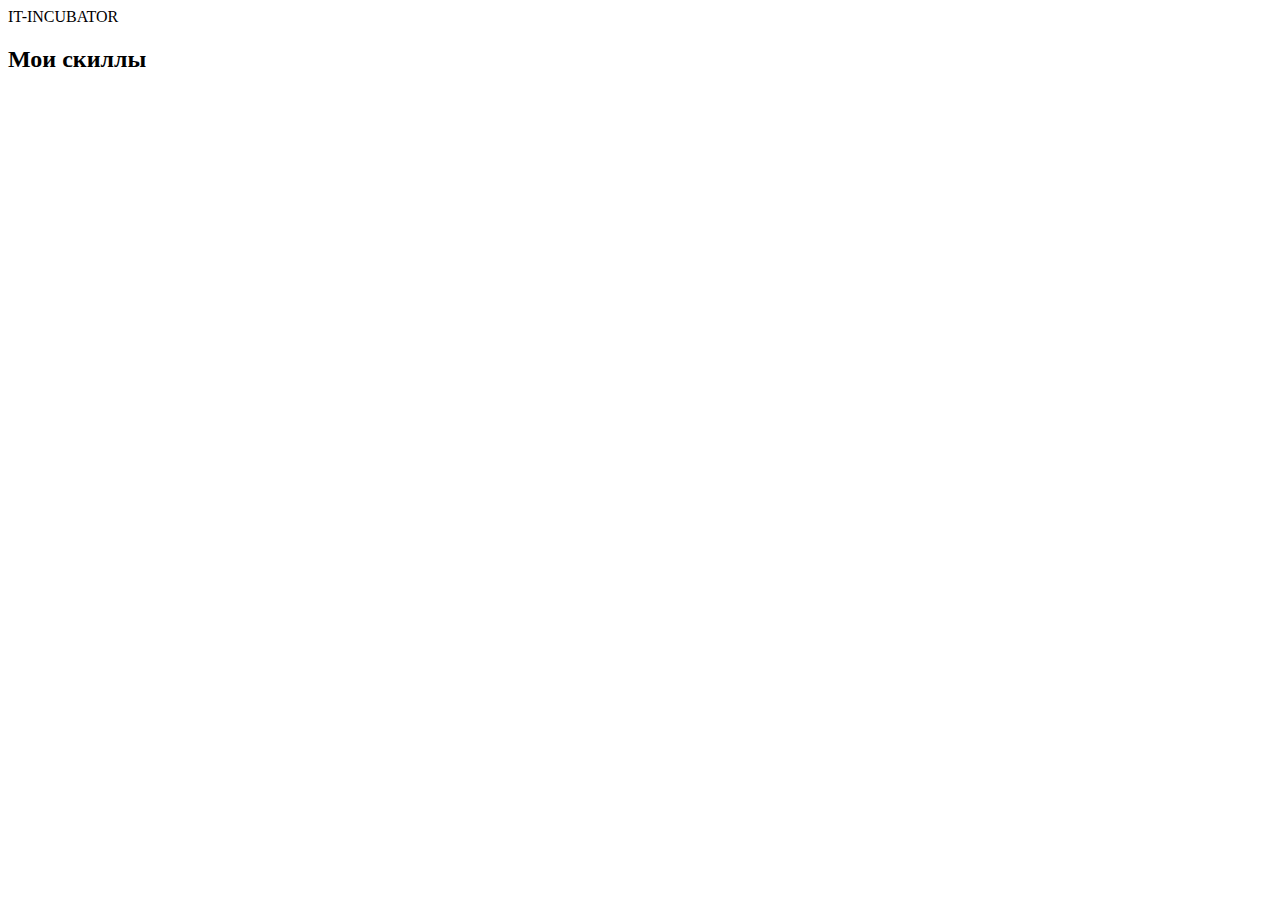
<file: index.html>
<!DOCTYPE html>
<html lang="en">
<head>
    <meta charset="UTF-8">
    <meta name="viewport" content="width=device-width, initial-scale=1.0">
    <title>It-incubator precourse</title>
</head>
<body>
    <!-- ЗАДАНИЕ -->
    <!-- Необходимо создать html-элементы там, где это нужно, в соответствии с правилами семантической разметки -->
    <!-- ⚠️ Атрибут data-cy удалять нельзя! Он учавствует в проверке. Если его удалить, тесты не пройдут. -->

    <header>
        <span>IT-INCUBATOR</span>
    </header>

    <section data-cy="hw1-section-main-pre">
        <!-- 1) В этом разделе создай 3 дочерних элемента: -->

        <!-- a) Заголовок первого уровня со своим ФИО -->
        <!-- b) Несколько строк о себе: где учишься или работаешь, хобби, увлечения. Используй тег для абзаца. Длина строки должна быть больше 50-ти симвов (пробелы и др знаки припинания тоже считаются символом) -->
        <!-- c) Фото (или любую картинку из интернета). Не забудь добавить описание на случай, если изображение не загрузится -->
    </section>

    <section data-cy="hw1-section-about-pre">
        <!-- 2) В этом разделе создай выпадающий список с разными городами (не меньше 3-х). Свой город сделай вторым в этом списке. С помощью специального атрибута, сделай так, чтобы твой город всегда был выбранным по умолчанию  -->
        <div data-cy="hw1-unordered-list-box-pre">
            <!-- 3) В этом разделе создай 2 дочерних элемента: -->

            <!-- a) Заголовок 2-го уровня (любимые книги/фильмы/блюда/страны... и т.п.) -->
            <!-- b) Маркированный список. В списке должно быть не менее 3-х элементов -->
        </div>
        <div data-cy="hw1-ordered-list-box-pre">
            <!-- 3) В этом разделе создай 2 дочерних элемента: -->

            <!-- a) Заголовок 2-го уровня с другим названием (любимые книги/фильмы/блюда/страны... и т.п.) -->
            <!-- b) Нумерованный (упорядоченный) список. В списке должно быть не менее 3-х элементов -->
        </div>
        <div data-cy="hw1-skills-box-pre">
            <h2>Мои скиллы</h2>
            <!-- 4) Здесь создай несколько чекбоксов с подписью (не меньше 3-х). 
                - В подписи укажи названия любых тем по верстке (все, что знаешь или слышал). 
                - Каждый чекбокс должен быть связан со своей подписью. Для этого чекбокс должен находиться в элементе для подписи
                - Отметь "галочкой" (с помощью специального атрибута) темы, которые ты уже знаешь. -->
        </div>
        <!-- 5) Создай здесь однострочное поле для ввода текста с подсказкой "Новый скилл", которая исчезает, когда начинаешь что-то печатать (для подсказки есть специальный атрибут) -->
        <!-- 6) Создай здесь кнопку “Добавить” -->
        <!-- 7) Добавь горизонтальную линию (для этого есть специальный тег) -->
        
        <table data-cy="hw-about-table-pre">
            <!-- 8) В таблице сделай 5 строк и 3 столбца. 
                        - В первой строке ячейки заголовков, в остальных обычные ячейки
                        - Добавь границы для всей таблицы с помощью специального атрибута border="". Он устарел, но работает
                        - В последнем ряду первая ячейка должна занимать 2 столбца (как должно выглядеть - смотри образец). Таблицу можно заполнять любыми данными -->
        </table>
    </section>
    <footer data-cy="hw-footer-pre">
        <!-- 9) Создай здесь ссылку на наш сайт https://it-incubator.io/ (текст ссылки должен быть it-incubator) -->
    </footer>
</body>
</html>
</file>
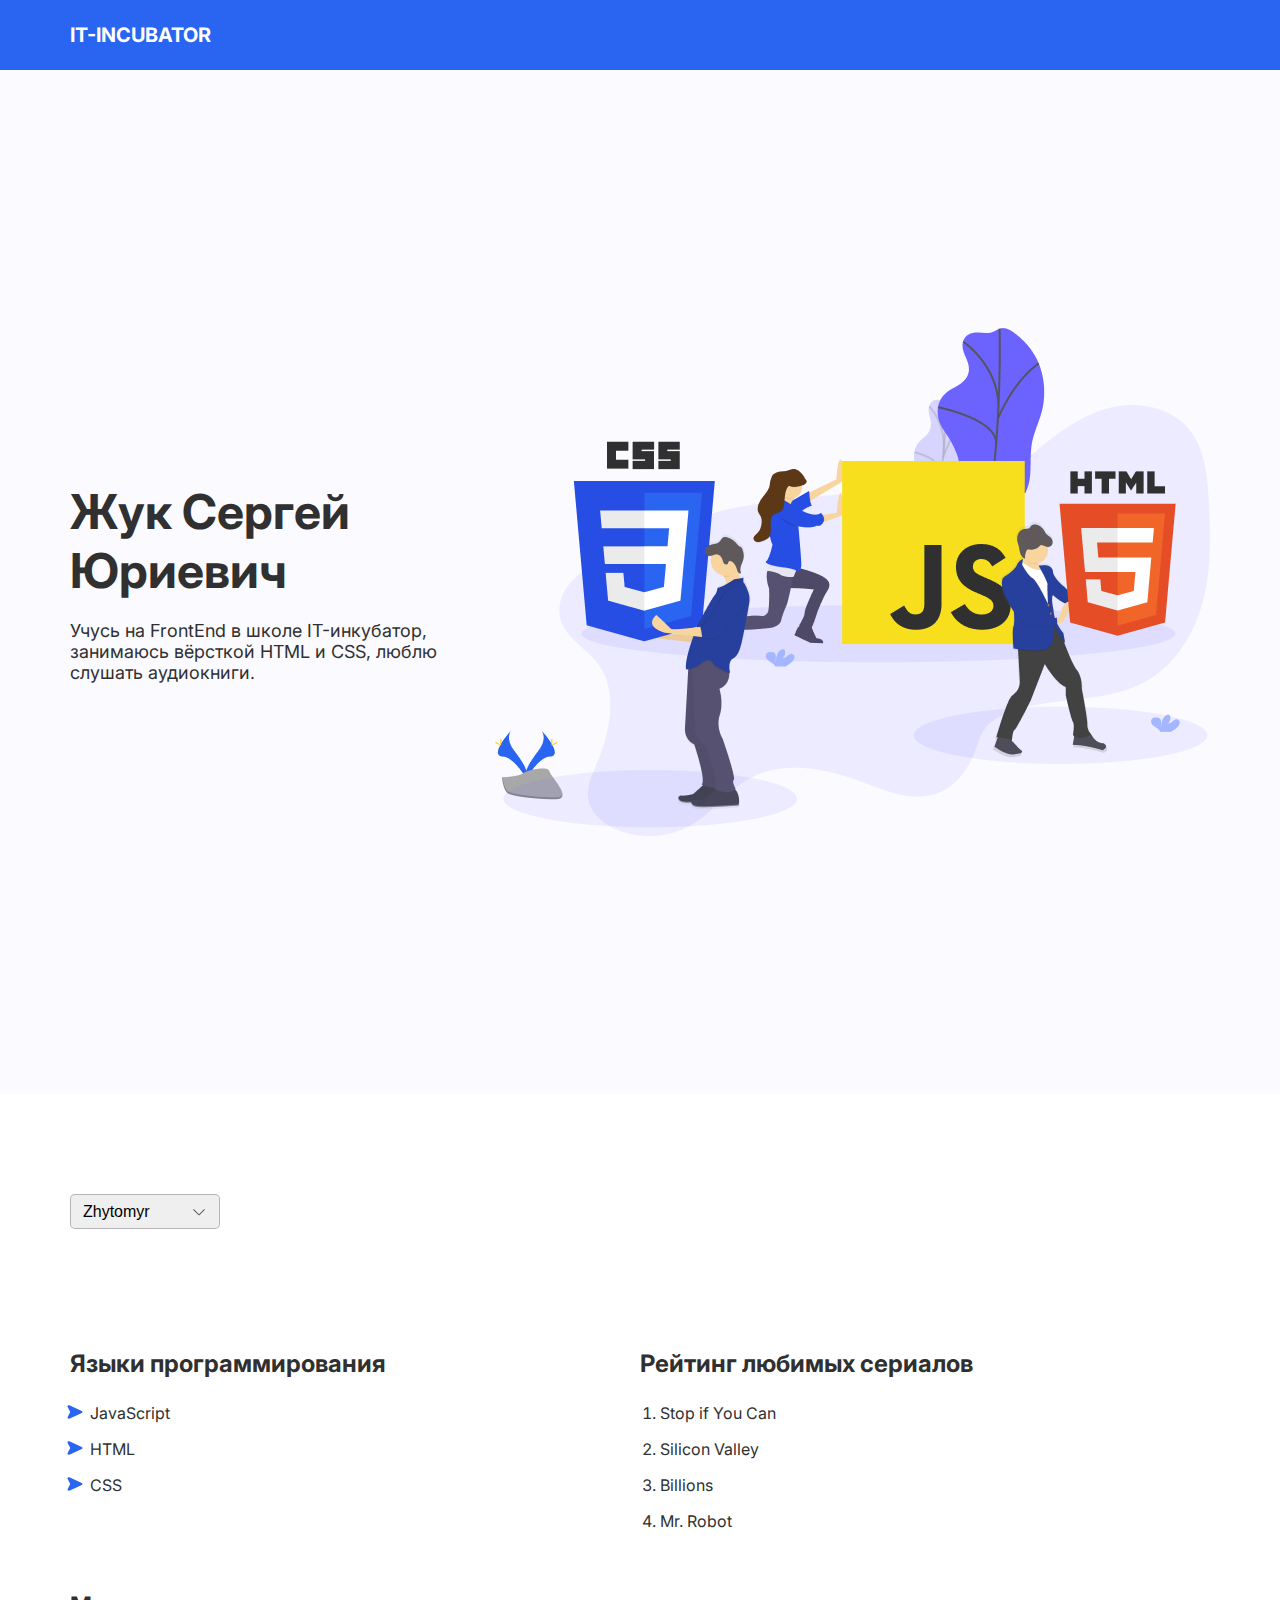
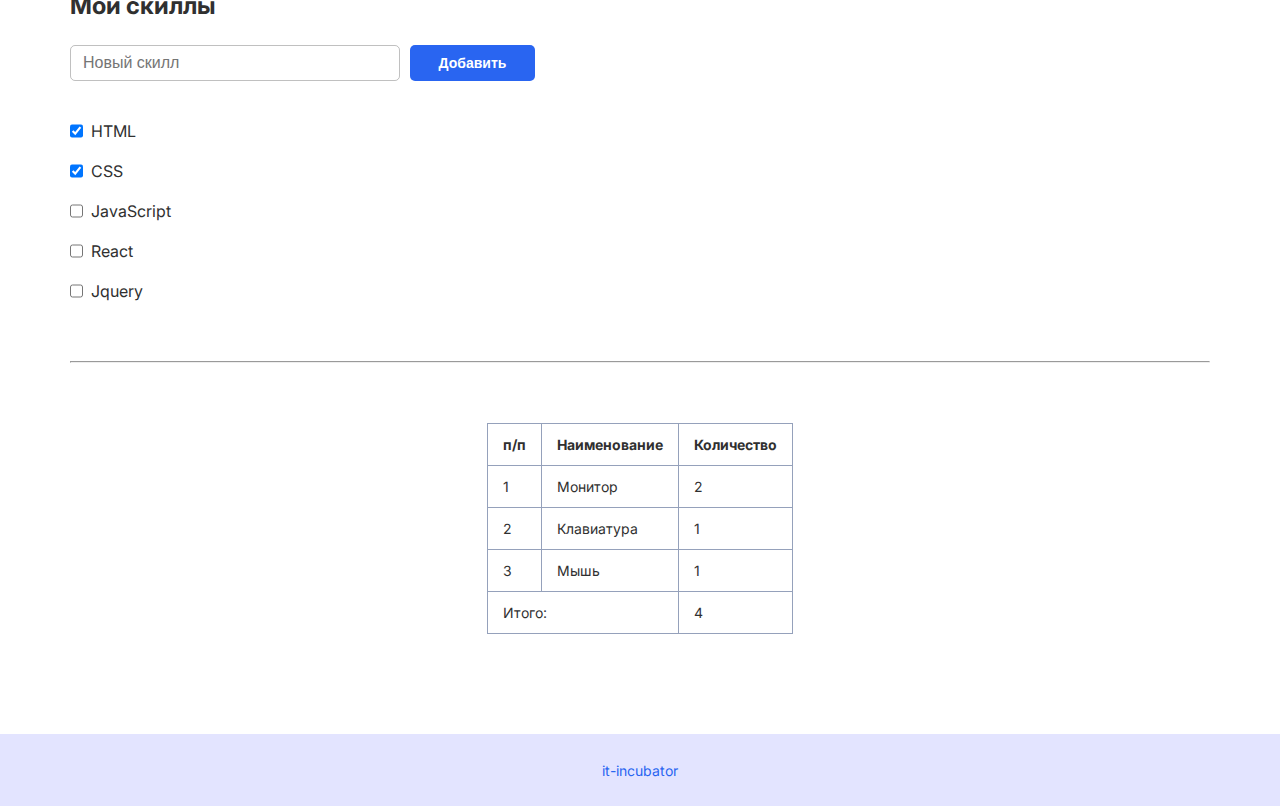
<file: 1-hw-with-auto-test-html-css-main/index.html>
<!DOCTYPE html>
<html lang="en">

<head>
    <meta charset="UTF-8">
    <meta name="viewport" content="width=device-width, initial-scale=1.0">
    <link rel="preconnect" href="https://fonts.googleapis.com">
    <link rel="preconnect" href="https://fonts.gstatic.com" crossorigin>
    <link href="https://fonts.googleapis.com/css2?family=Inter:wght@100..900&display=swap" rel="stylesheet">
    <link rel="stylesheet" href="style.css">
    <title>It-incubator precourse</title>
</head>

<body data-cy="hw3-body-pre">
    <header data-cy="hw3-header">
        <div class="container">
            <span data-cy="hw3-header-span">IT-INCUBATOR</span>
        </div>
    </header>

    <section class="main-section" data-cy="hw3-section-main-pre">
        <div class="container">

            <div class="wrapper">
                <div class="text-wrapper" data-cy="hw3-text-wrapper-pre">
                    <h1 class="main-title" data-cy="hw3-main-title">Жук Сергей Юриевич</h1>
                    <p class="main-text" data-cy="hw3-text">Учусь на FrontEnd в школе IT-инкубатор, занимаюсь
                        вёрсткой
                        HTML и CSS, люблю слушать аудиокниги.</p>
                </div>
                <img class="main-image" data-cy="hw3-main-image" src="./assets/Clip path group.png" alt="img">
            </div>

        </div>
    </section>

    <section class="about-section" data-cy="hw3-section-about-pre">
        <div class="container">

            <div class="wrapper">
                <select data-cy="hw3-select-pre" name="" id="">
                    <option value="">Odessa</option>
                    <option value="" selected>Zhytomyr</option>
                    <option value="">Vinnytsia</option>
                </select>

                <div class="info-wrapper" data-cy="hw3-info-wrapper-pre">
                    <div class="frameworks" data-cy="hw3-frameworks-pre">
                        <h2 class="section-title" data-cy="hw3-section-title-pre">Языки программирования</h2>
                        <ul class="frameworks-list" data-cy="hw3-frameworks-list-pre">
                            <li>JavaScript</li>
                            <li>HTML</li>
                            <li>CSS</li>
                        </ul>
                    </div>
                    <div class="books" data-cy="hw3-books-pre">
                        <h2 class="section-title" data-cy="hw3-section-title-pre">Рейтинг любимых сериалов</h2>
                        <ol class="books-list" data-cy="hw3-books-list-pre">
                            <li>Stop if You Can</li>
                            <li>Silicon Valley</li>
                            <li>Billions</li>
                            <li>Mr. Robot</li>
                        </ol>
                    </div>
                </div>

                <div class="skills-wrapper">
                    <h2 class="section-title" data-cy="hw3-section-title-pre">Мои скиллы</h2>

                    <div class="skills-block" data-cy="hw3-skills-block-pre">
                        <div class="skills" data-cy="hw3-skills-pre">
                            <label class="label" data-cy="hw3-label-pre" for="1">
                                <input type="checkbox" checked name="" id="1">
                                HTML
                            </label>

                            <label class="label" data-cy="hw3-label-pre" for="2">
                                <input type="checkbox" checked name="" id="2">
                                CSS
                            </label>

                            <label class="label" data-cy="hw3-label-pre" for="3">
                                <input type="checkbox" name="" id="3">
                                JavaScript
                            </label>

                            <label class="label" data-cy="hw3-label-pre" for="4">
                                <input type="checkbox" name="" id="4">
                                React
                            </label>

                            <label class="label" data-cy="hw3-label-pre" for="5">
                                <input type="checkbox" name="" id="5">
                                Jquery
                            </label>
                        </div>

                        <form>
                            <input class="text-field" data-cy="hw3-text-field-pre" type="text"
                                placeholder="Новый скилл">
                            <button class="btn" data-cy="hw3-btn-pre">Добавить</button>
                        </form>
                    </div>
                </div>
            </div>

            <hr class="line" data-cy="hw3-line-pre">

            <table data-cy="hw3-about-table-pre" border="1">
                <tr>
                    <th>п/п</th>
                    <th>Наименование</th>
                    <th>Количество</th>
                </tr>
                <tr>
                    <td>1</td>
                    <td>Монитор</td>
                    <td>2</td>
                </tr>
                <tr>
                    <td>2</td>
                    <td>Клавиатура</td>
                    <td>1</td>
                </tr>
                <tr>
                    <td>3</td>
                    <td>Мышь</td>
                    <td>1</td>
                </tr>
                <tr>
                    <td colspan="2">Итого:</td>
                    <td>4</td>
                </tr>
            </table>

        </div>
    </section>
    

    <footer data-cy="hw3-footer-pre">
        <a class="footer-link" data-cy="hw3-footer-link-pre" href="https://it-incubator.io/">it-incubator</a>
    </footer>
</body>

</html>
</file>
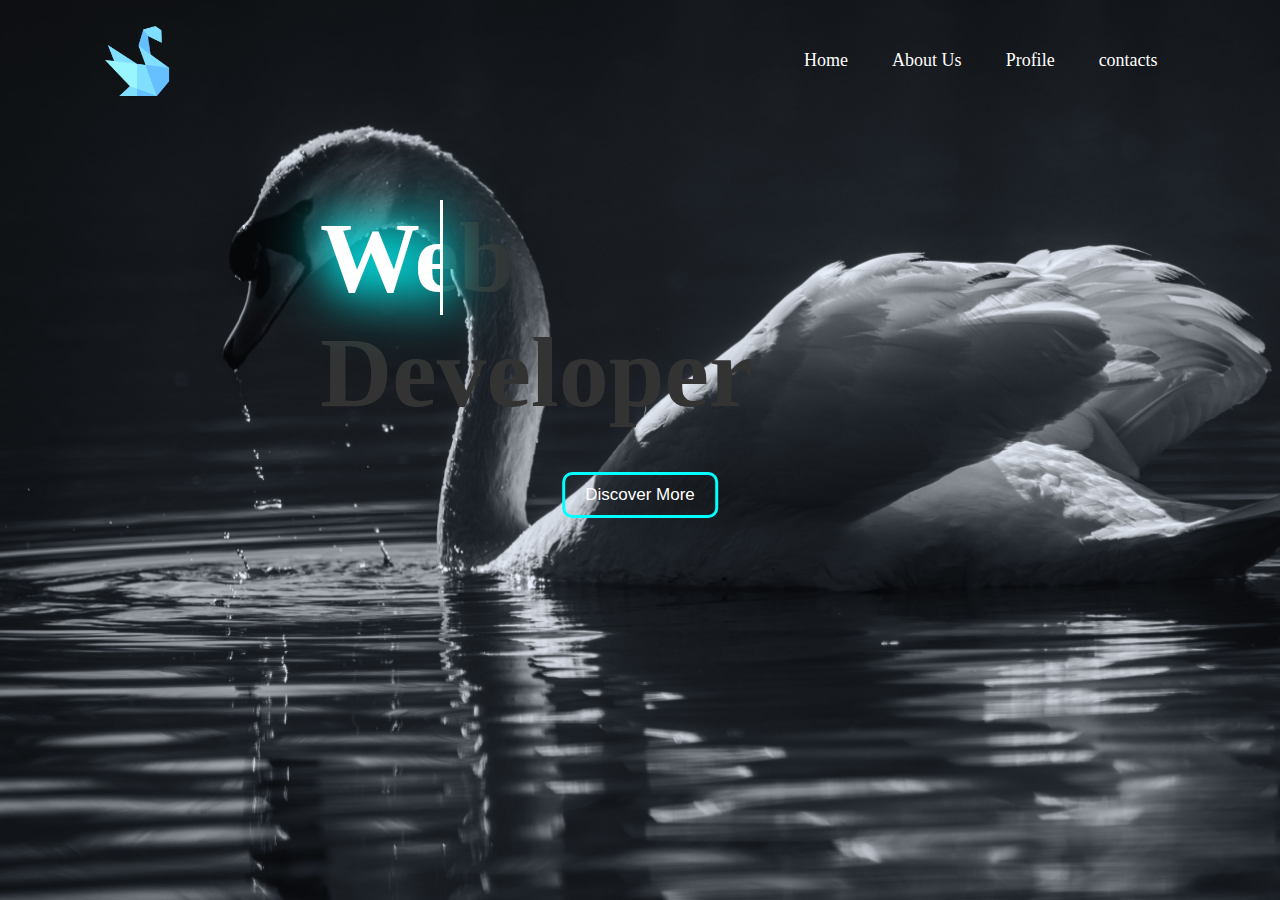
<file: JS-Lesson/index.html>
<!DOCTYPE html>
<html lang="en">

<head>
    <meta charset="UTF-8">
    <meta name="viewport" content="width=device-width, initial-scale=1.0">
    <link rel="stylesheet" href="./style.css">
    <title>Lesson_2</title>
</head>

<body>

    <header>

        <div class="container">
            <div class="navbar">
                <img src="./assets/logo.png" alt="logo" class="logo">
                <ul>
                    <li><a href="#">Home</a></li>
                    <li><a href="#">About Us</a></li>
                    <li><a href="#">Profile</a></li>
                    <li><a href="#">contacts</a></li>
                </ul>
            </div>
            <h1 content="Web Developer">Web Developer</h1>
            <button id="reloadBtn" class="btn" type="button">Discover More</button>
        </div>

    </header>

    <script src="./lesson-2.js"></script>
</body>

</html>
</file>
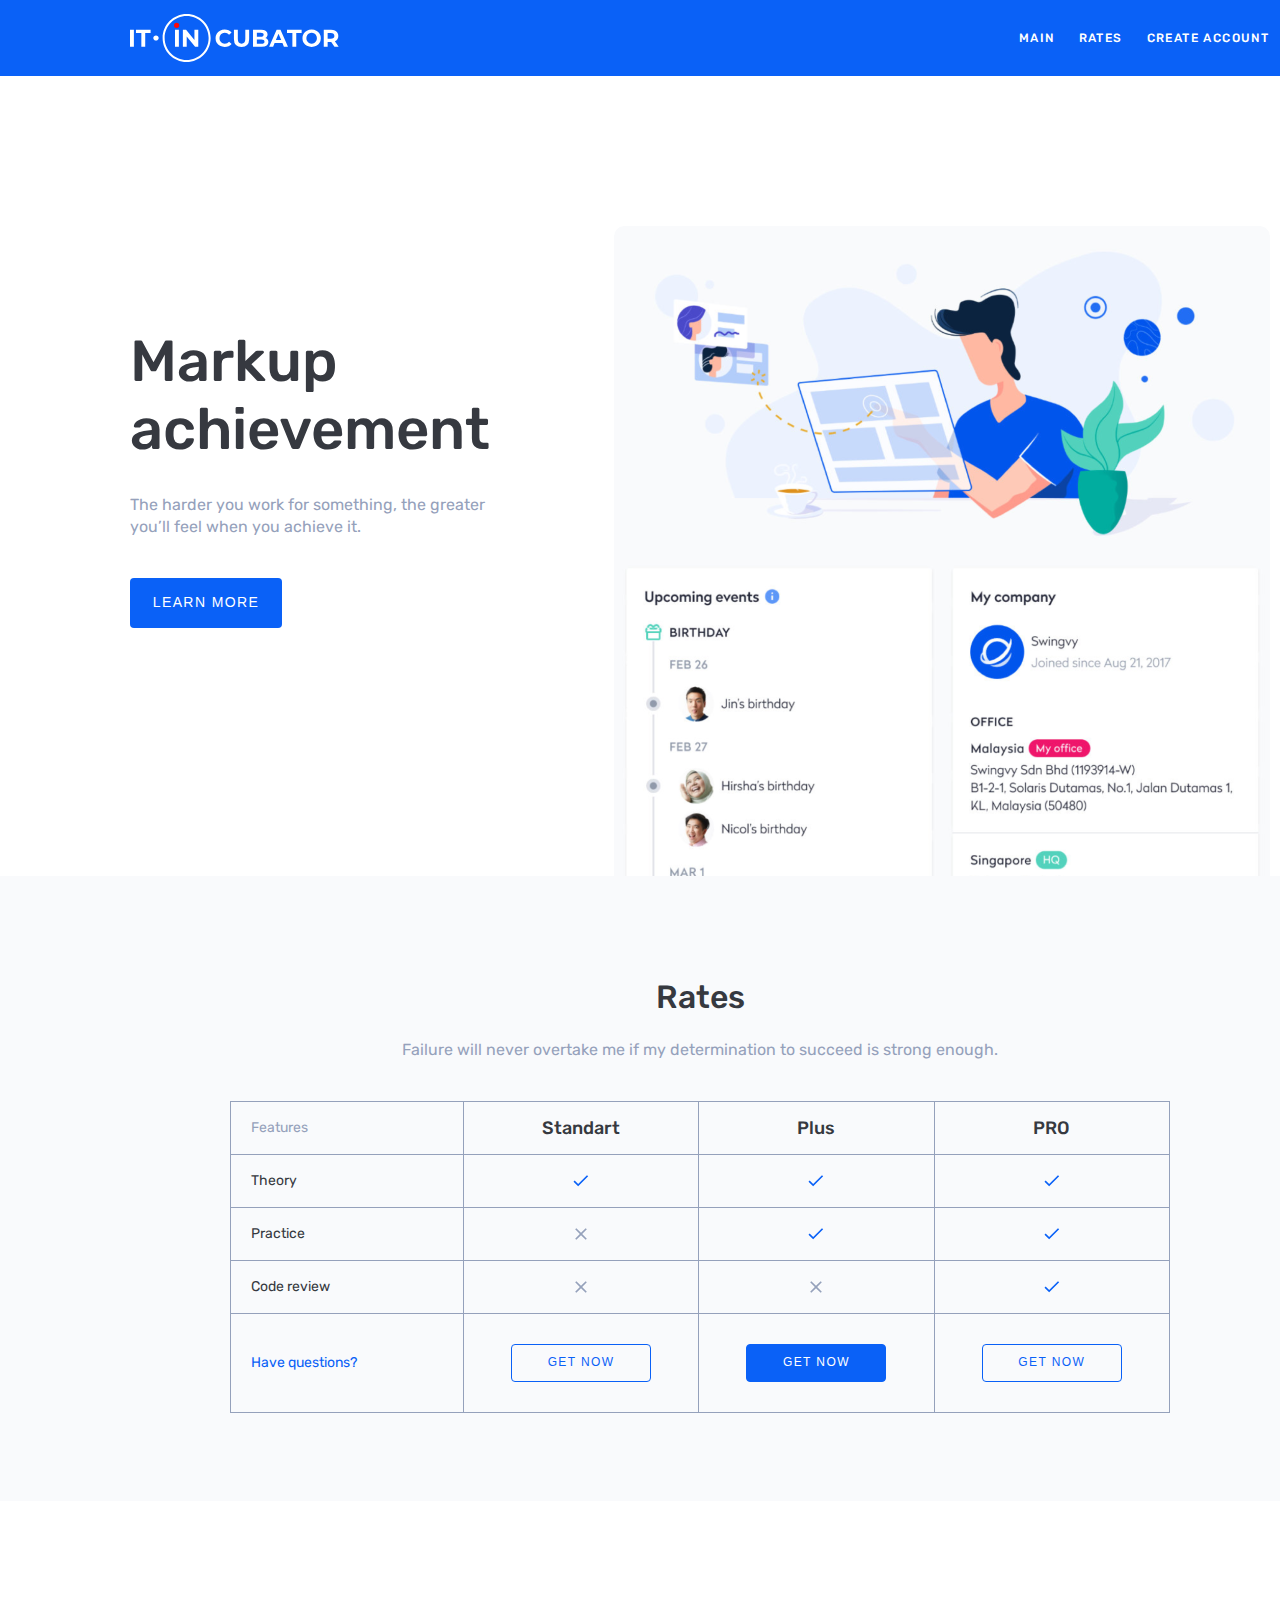
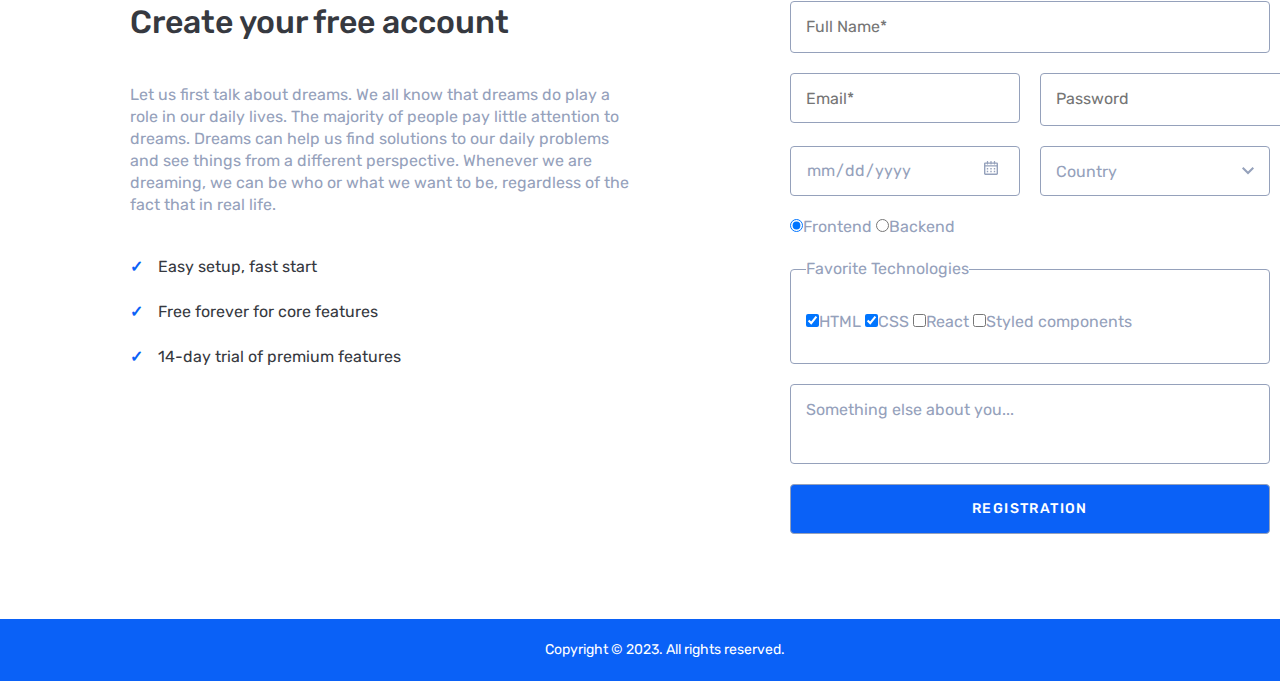
<file: html-css_Lessons/index_homeWork1.html>
<!DOCTYPE html>
<html lang="en">

<head>
    <meta charset="UTF-8">
    <meta name="viewport" content="width=device-width, initial-scale=1.0">
    <title>homeWork</title>
    <link rel="preconnect" href="https://fonts.googleapis.com">
    <link rel="preconnect" href="https://fonts.gstatic.com" crossorigin>
    <link href="https://fonts.googleapis.com/css2?family=Rubik:ital,wght@0,300..900;1,300..900&display=swap"
        rel="stylesheet">

    <link rel="stylesheet" href="./style1.css">

</head>

<body>
    <header class="header">

        <a class="Logo" href="file:///D:/Projekt/html-css_Lessons/index_homeWork1.html#main1">
            <img class="Logo-img" src="./assets/images_Homework/Logo_1.svg" alt="Logo">
        </a>

        <ul class="menu">
            <li class="menu-item">
                <a class="menu-link">Main</a>
            </li>
            <li class="menu-item">
                <a class="menu-link">Rates</a>
            </li>
            <li class="menu-item">
                <a class="menu-link">Create&nbsp;Account</a>
            </li>
        </ul>

    </header>

    <section class="main">

        <div class="box-main">
            <h1 class="title-main">Markup achievement</h1>
            <p class="text">The harder you work for something, the greater you’ll feel when you achieve it.</p>
            <button class="button-main">Learn More</button>
        </div>


        <img class="img-main" src="./assets/images_Homework/image_2.png" alt="image">

    </section>

    <section class="rates-section">

        <h2 class="title-rates">Rates</h2>
        <p class="text">Failure will never overtake me if my determination to succeed is strong enough.</p>
        <table class="table-rates">
            <tr>
                <th class="table-subtitle gray">Features</th>
                <th class="table-title">Standart</th>
                <th class="table-title">Plus</th>
                <th class="table-title">PRO</th>
            </tr>
            <tr>
                <th class="table-subtitle">Theory</th>
                <td><img src="./assets/images_Homework/Mask1.svg" alt="image"></td>
                <td><img src="./assets/images_Homework/Mask1.svg" alt="image"></td>
                <td><img src="./assets/images_Homework/Mask1.svg" alt="image"></td>
            </tr>
            <tr>
                <th class="table-subtitle">Practice</th>
                <td><img src="./assets/images_Homework/Mask2.svg" alt="image"></td>
                <td><img src="./assets/images_Homework/Mask1.svg" alt="image"></td>
                <td><img src="./assets/images_Homework/Mask1.svg" alt="image"></td>
            </tr>
            <tr>
                <th class="table-subtitle">Code review</th>
                <td><img src="./assets/images_Homework/Mask2.svg" alt="image"></td>
                <td><img src="./assets/images_Homework/Mask2.svg" alt="image"></td>
                <td><img src="./assets/images_Homework/Mask1.svg" alt="image"></td>
            </tr>
            <tr class="table-footer">

                <th class="table-subtitle"><a class="table-link" href="#12">Have questions?</a></th>
                <td><button class="table-button">get now</button></td>
                <td><button class="table-button active">get now</button></td>
                <td><button class="table-button">get now</button></td>
            </tr>
        </table>

    </section>

    <section class="create-account-section">


        <div class="box-2">

            <h2 class="title">Create your free account</h2>
            <p class="text">Let us first talk about dreams. We all know that dreams do play a role in our daily lives.
                The majority of
                people pay little attention to dreams. Dreams can help us find solutions to our daily problems and see
                things from a different perspective. Whenever we are dreaming, we can be who or what we want to be,
                regardless of the fact that in real life.</p>
            <ul class="list">
                <li class="list-item">Easy setup, fast start</li>
                <li class="list-item">Free forever for core features</li>
                <li class="list-item">14-day trial of premium features</li>
            </ul>

        </div>


        <form>

            <input type="text" placeholder="Full Name*">

            <div class="em-password">
                <input type="email" placeholder="Email*">
                <input type="password" placeholder="Password">
            </div>

            <div class="date-select">

                <input class="inp-date" type="date">

                <select>
                    <option selected disabled>Country</option>
                    <option>Belarus</option>
                    <option>China</option>
                    <option>USA</option>
                </select>

            </div>



            <div>
                <label for="front">
                    <input id="front" type="radio" name="stack" checked>Frontend
                </label>

                <label for="back">
                    <input id="back" type="radio" name="stack">Backend
                </label>
            </div>


            <fieldset>

                <legend>
                    Favorite Technologies
                </legend>

                <label for="html">
                    <input id="html" type="checkbox" name="html" checked>HTML
                </label>

                <label for="css">
                    <input id="css" type="checkbox" name="css" checked>CSS
                </label>

                <label for="react">
                    <input id="react" type="checkbox" name="react">React
                </label>

                <label for="sc">
                    <input id="sc" type="checkbox" name="sc">Styled components
                </label>

            </fieldset>

            <textarea placeholder="Something else about you..."></textarea>

            <input class="button" type="submit" value="Registration">

        </form>
    </section>

    <footer class="footer">
        <small>Copyright © 2023. All rights reserved.</small>
        <!--  <span>Copyright © 2023. All rights reserved.</span> -->
    </footer>
</body>

</html>
</file>
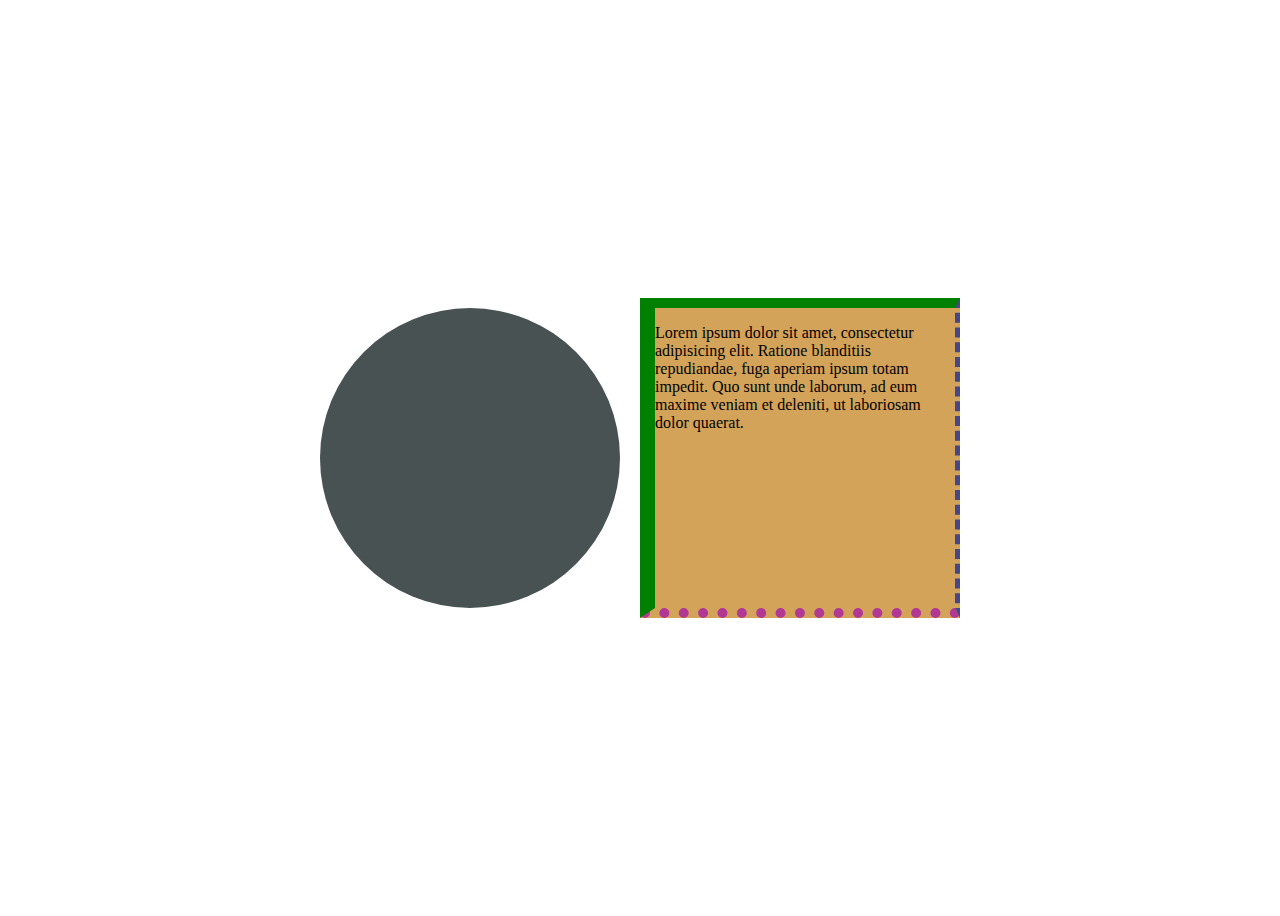
<file: html-css_Practice/index_Border7.html>
<!DOCTYPE html>
<html lang="en">

<head>
    <meta charset="UTF-8">
    <meta name="viewport" content="width=device-width, initial-scale=1.0">
    <link rel="stylesheet" href="./style6.css">
    <title>Border</title>
</head>

<body>

    <div class="box"></div>

    <div class="box1">
        <p>Lorem ipsum dolor sit amet, consectetur adipisicing elit. Ratione blanditiis repudiandae, fuga aperiam ipsum
            totam impedit. Quo sunt unde laborum, ad eum maxime veniam et deleniti, ut laboriosam dolor quaerat.</p>
    </div>

</body>

</html>
</file>
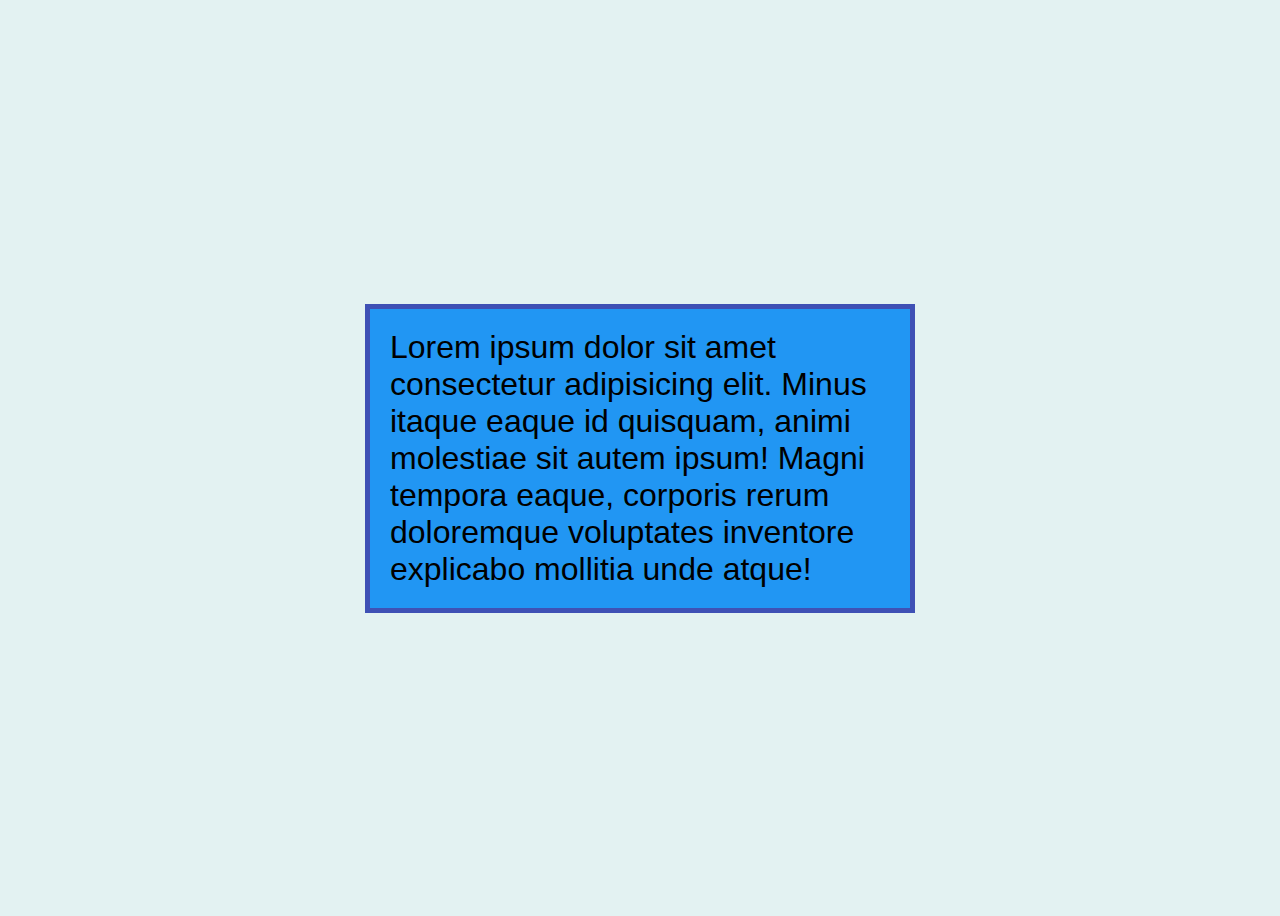
<file: html-css_Practice/index_Cascading4.html>
<!DOCTYPE html>
<html lang="en">

<head>
    <meta charset="UTF-8">
    <meta name="viewport" content="width=device-width, initial-scale=1.0">
    <link rel="stylesheet" href="./style3.css">
    <title>Cascading</title>

    <style>
        .background {
            background-color: #2196f3;
        }
    </style>

</head>

<body>
    <p class="text borbered background" id="myText" style="width: 500px">Lorem ipsum dolor sit amet consectetur
        adipisicing elit. Minus itaque eaque id quisquam, animi molestiae sit autem ipsum! Magni tempora eaque, corporis
        rerum doloremque voluptates inventore explicabo mollitia unde atque!</p>


</body>

</html>
</file>
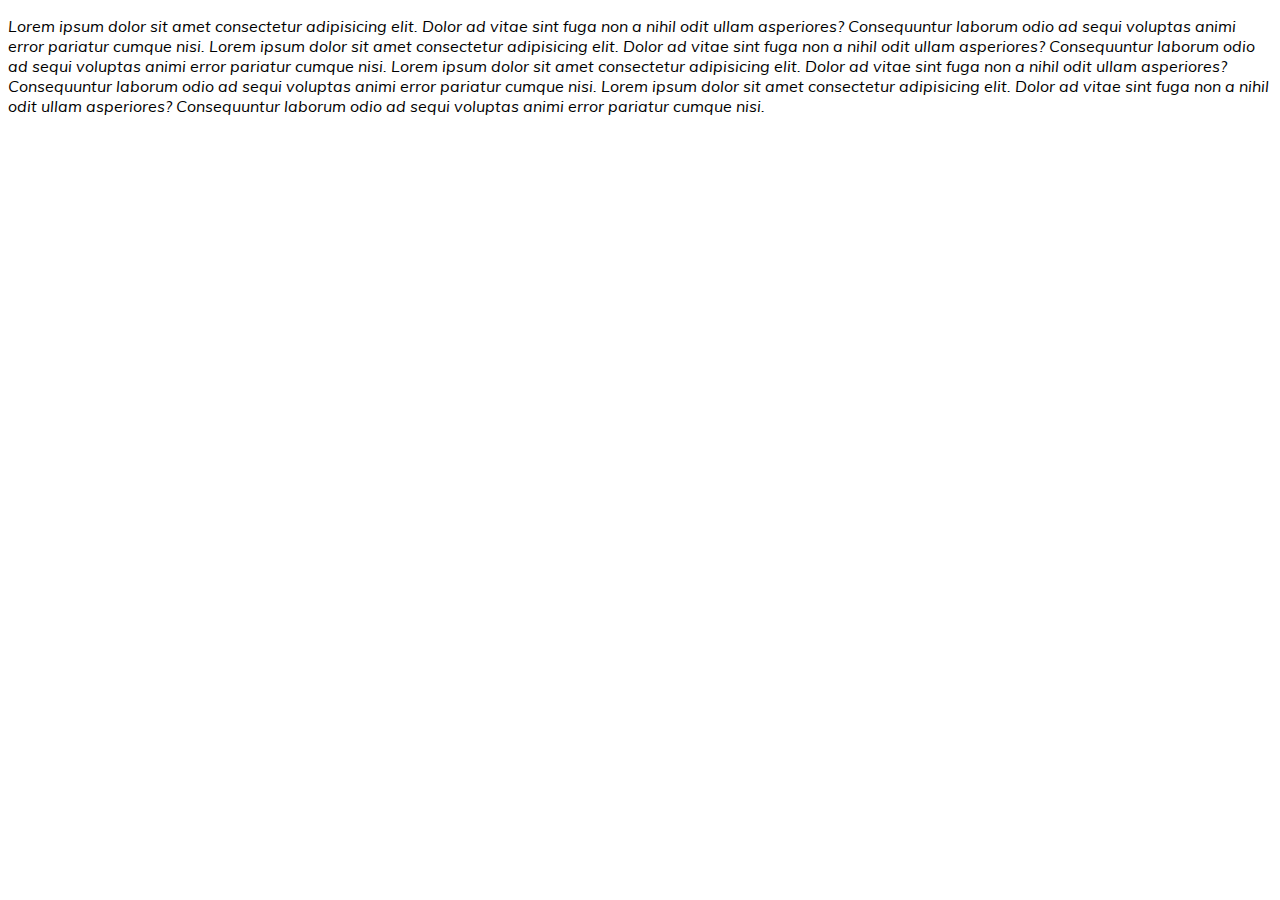
<file: html-css_Practice/index_Fonts5.html>
<!DOCTYPE html>
<html lang="en">

<head>
    <meta charset="UTF-8">
    <meta name="viewport" content="width=device-width, initial-scale=1.0">
    <link rel="stylesheet" href="./style4.css">
    <title>Fonts</title>
</head>

<body>
    <p>
        Lorem ipsum dolor sit amet consectetur adipisicing elit. Dolor ad vitae sint fuga non a nihil odit ullam
        asperiores? Consequuntur laborum odio ad sequi voluptas animi error pariatur cumque nisi.
        Lorem ipsum dolor sit amet consectetur adipisicing elit. Dolor ad vitae sint fuga non a nihil odit ullam
        asperiores? Consequuntur laborum odio ad sequi voluptas animi error pariatur cumque nisi.
        Lorem ipsum dolor sit amet consectetur adipisicing elit. Dolor ad vitae sint fuga non a nihil odit ullam
        asperiores? Consequuntur laborum odio ad sequi voluptas animi error pariatur cumque nisi.
        Lorem ipsum dolor sit amet consectetur adipisicing elit. Dolor ad vitae sint fuga non a nihil odit ullam
        asperiores? Consequuntur laborum odio ad sequi voluptas animi error pariatur cumque nisi.
    </p>
</body>

</html>
</file>
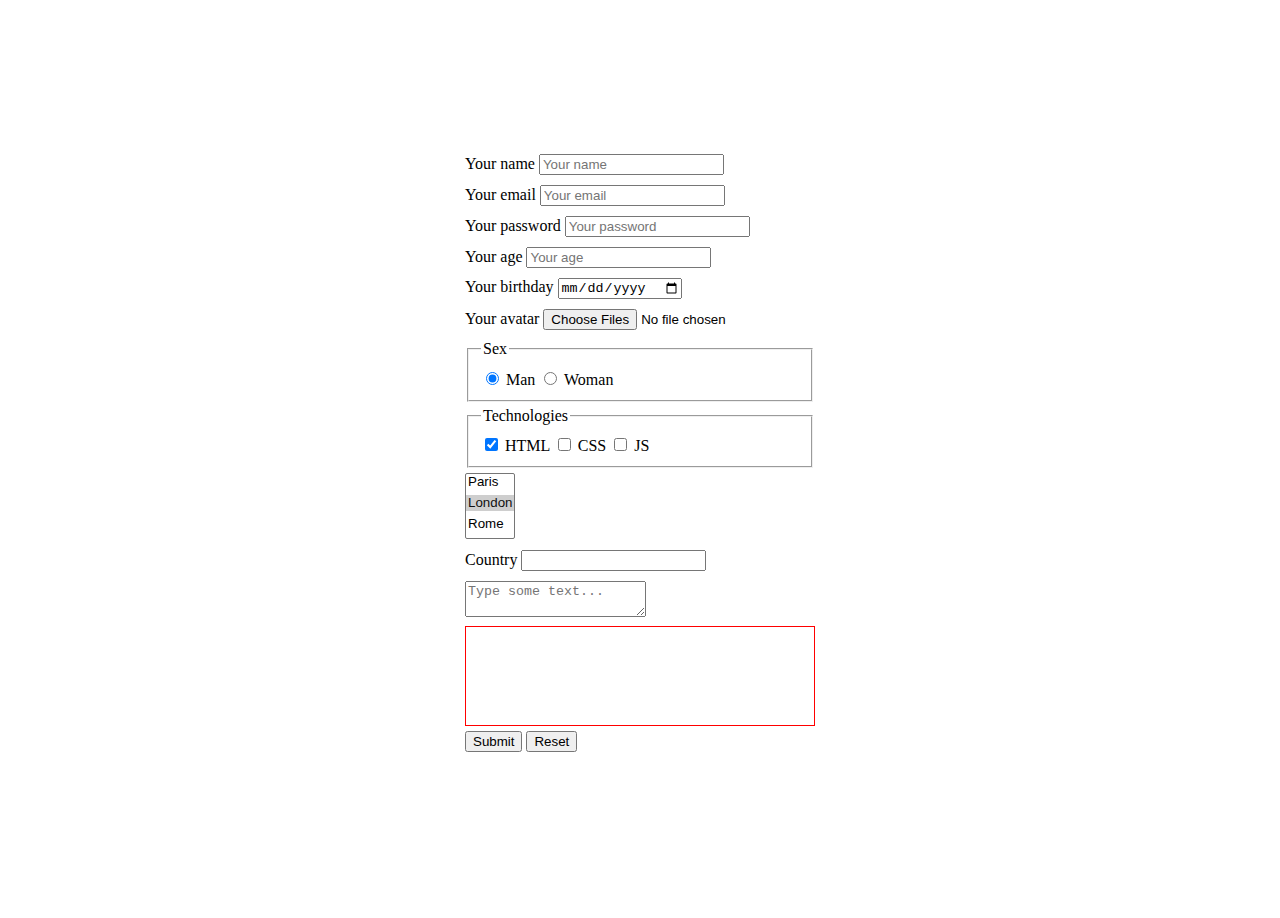
<file: html-css_Practice/index_Forms2.html>
<!DOCTYPE html>
<html lang="en">

<head>
    <meta charset="UTF-8">
    <meta name="viewport" content="width=device-width, initial-scale=1.0">
    <title>Forms</title>
    <link rel="stylesheet" href="./style1.css">
</head>

<body>
    <form action="" method="">
        <!--         <label>
            Your name
            <input type="text" name="user-name" placeholder="Your name">
        </label>
        -->

        <div>
            <label for="user-Name">Your name</label>
            <input id="user-Name" type="text" name="user-name" placeholder="Your name">
        </div>

        <div>
            <label for="user-Email">Your email</label>
            <input id="user-Email" type="email" name="user-email" placeholder="Your email">
        </div>

        <div>
            <label for="userPassword">Your password</label>
            <input id="password" type="password" name="password" placeholder="Your password">
        </div>

        <div>
            <label for="age">Your age</label>
            <input id="age" type="number" name="age" placeholder="Your age">
        </div>

        <div>
            <label for="birthday">Your birthday</label>
            <input id="birthday" type="date" name="birthday" placeholder="Your birthday">
        </div>

        <div>
            <label for="avatar">Your avatar</label>
            <input multiple id="avatar" type="file" name="avatar">
        </div>

        <fieldset>
            <legend>Sex</legend>
            <label>
                <input type="radio" name="sex" value="Man" checked>
                Man
            </label>
            <label>
                <input type="radio" name="sex" value="Woman">
                Woman
            </label>

        </fieldset>

        <fieldset>
            <legend>Technologies</legend>

            <label>
                <input type="checkbox" name="Technologies" value="htlm" checked>
                HTML
            </label>

            <label>
                <input type="checkbox" name="Technologies" value="css">
                CSS
            </label>

            <label>
                <input type="checkbox" name="Technologies" value="js">
                JS
            </label>
        </fieldset>

        <div>
            <select name="city" multiple>
                <option value="Paris">Paris</option>
                <option value="London" selected>London</option>
                <option value="Rome">Rome</option>
            </select>
        </div>

        <div>
            <label for="country">Country</label>
            <input id="country" list="countriesList" name="Country">
            <datalist id="countriesList">
                <option value="France">Paris</option>
                <option value="England" selected>London</option>
                <option value="Italy">Rome</option>
            </datalist>
        </div>

        <textarea name="description" id="" placeholder="Type some text..."></textarea>

        <div contenteditable>

        </div>




        <input type="submit" value="Submit">
        <button type="reset">Reset</button>

    </form>
</body>

</html>
</file>
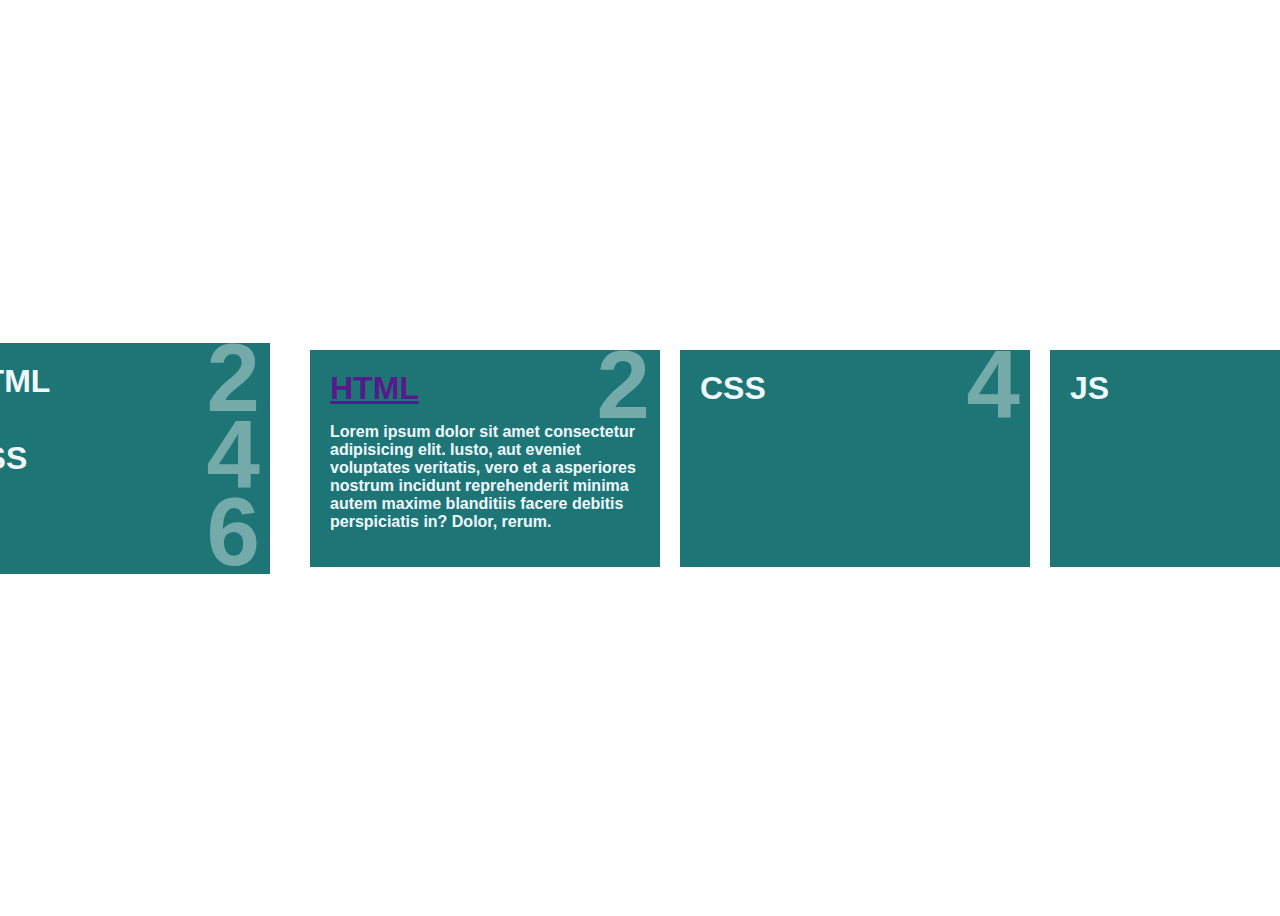
<file: html-css_Practice/index_Lists3.html>
<!DOCTYPE html>
<html lang="en">

<head>
    <meta charset="UTF-8">
    <meta name="viewport" content="width=device-width, initial-scale=1.0">
    <title>Lists</title>
    <link rel="stylesheet" href="./style2.css">
</head>

<body>
    <ul class="list">
        <li class="list-item">HTML </li>
        <li>CSS</li>
        <li>JS</li>
    </ul>

    <ol>
        <li>
            <a href="">HTML</a>
            <p>Lorem ipsum dolor sit amet consectetur adipisicing elit. Iusto, aut eveniet voluptates veritatis, vero et a asperiores nostrum incidunt reprehenderit minima autem maxime blanditiis facere debitis perspiciatis in? Dolor, rerum.</p>
        </li>
        <li>CSS</li>
        <li>JS</li>
    </ol>


<!--     <dl>
        <dt>HTML</dt>
        <dd>Lorem ipsum dolor sit amet consectetur adipisicing elit.</dd>
        <dt>HTML</dt>
        <dd>Lorem ipsum dolor sit amet consectetur adipisicing elit.</dd>
        <dt>HTML</dt>
        <dd>Lorem ipsum dolor sit amet consectetur adipisicing elit.</dd>
    </dl>
</body> -->

</html>
</file>
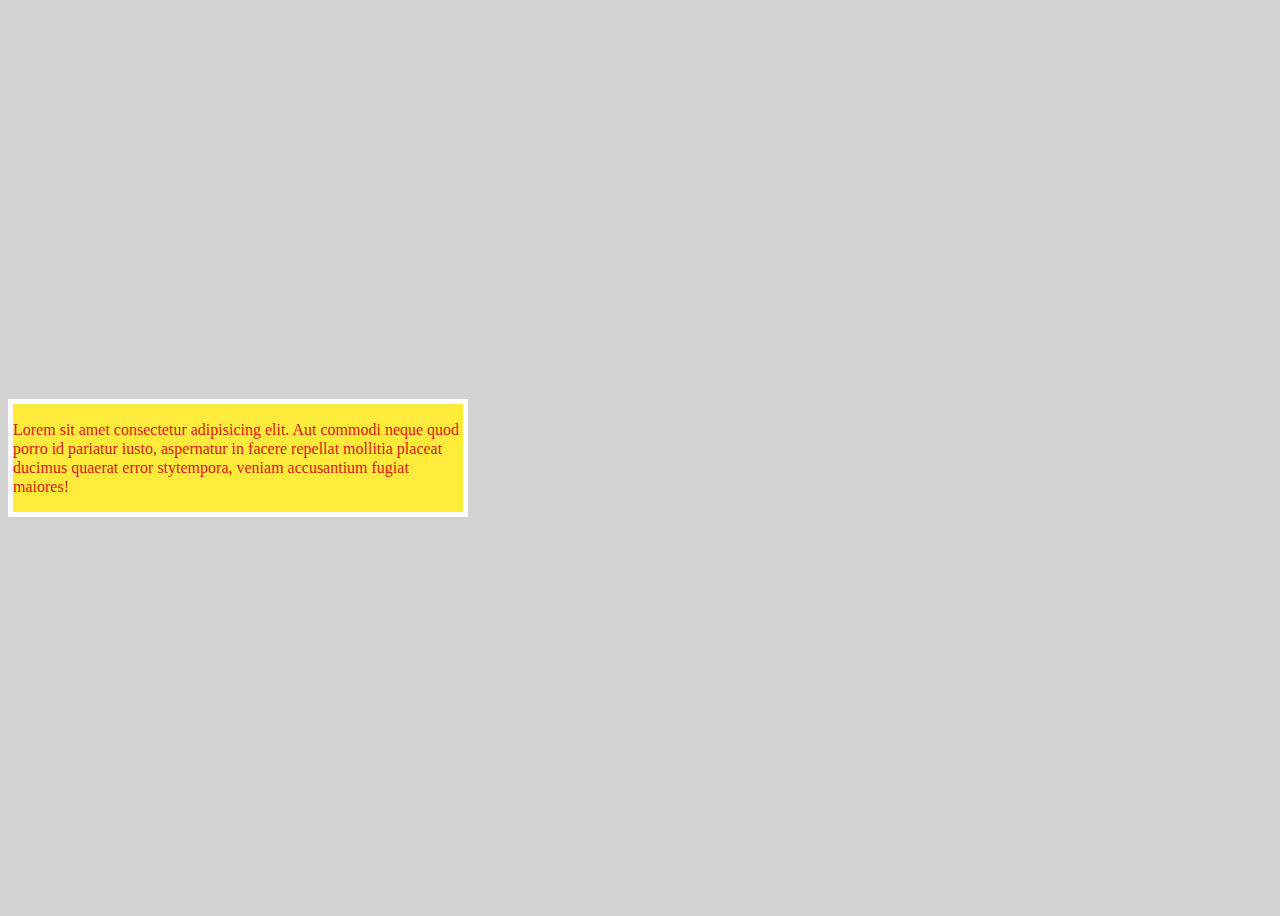
<file: html-css_Practice/index_Text6.html>
<!DOCTYPE html>
<html lang="en">

<head>
    <meta charset="UTF-8">
    <meta name="viewport" content="width=device-width, initial-scale=1.0">
    <link rel="stylesheet" href="./style5.css">
    <title>Styles for text</title>
</head>

<body>
    <div class="box">
        <p lang="en">
            Lorem sit amet consectetur adipisicing elit. Aut commodi neque quod porro id pariatur
            iusto,
            aspernatur in facere repellat mollitia placeat ducimus quaerat error stytempora, veniam accusantium fugiat
            maiores!
        </p>
    </div>
</body>

</html>
</file>
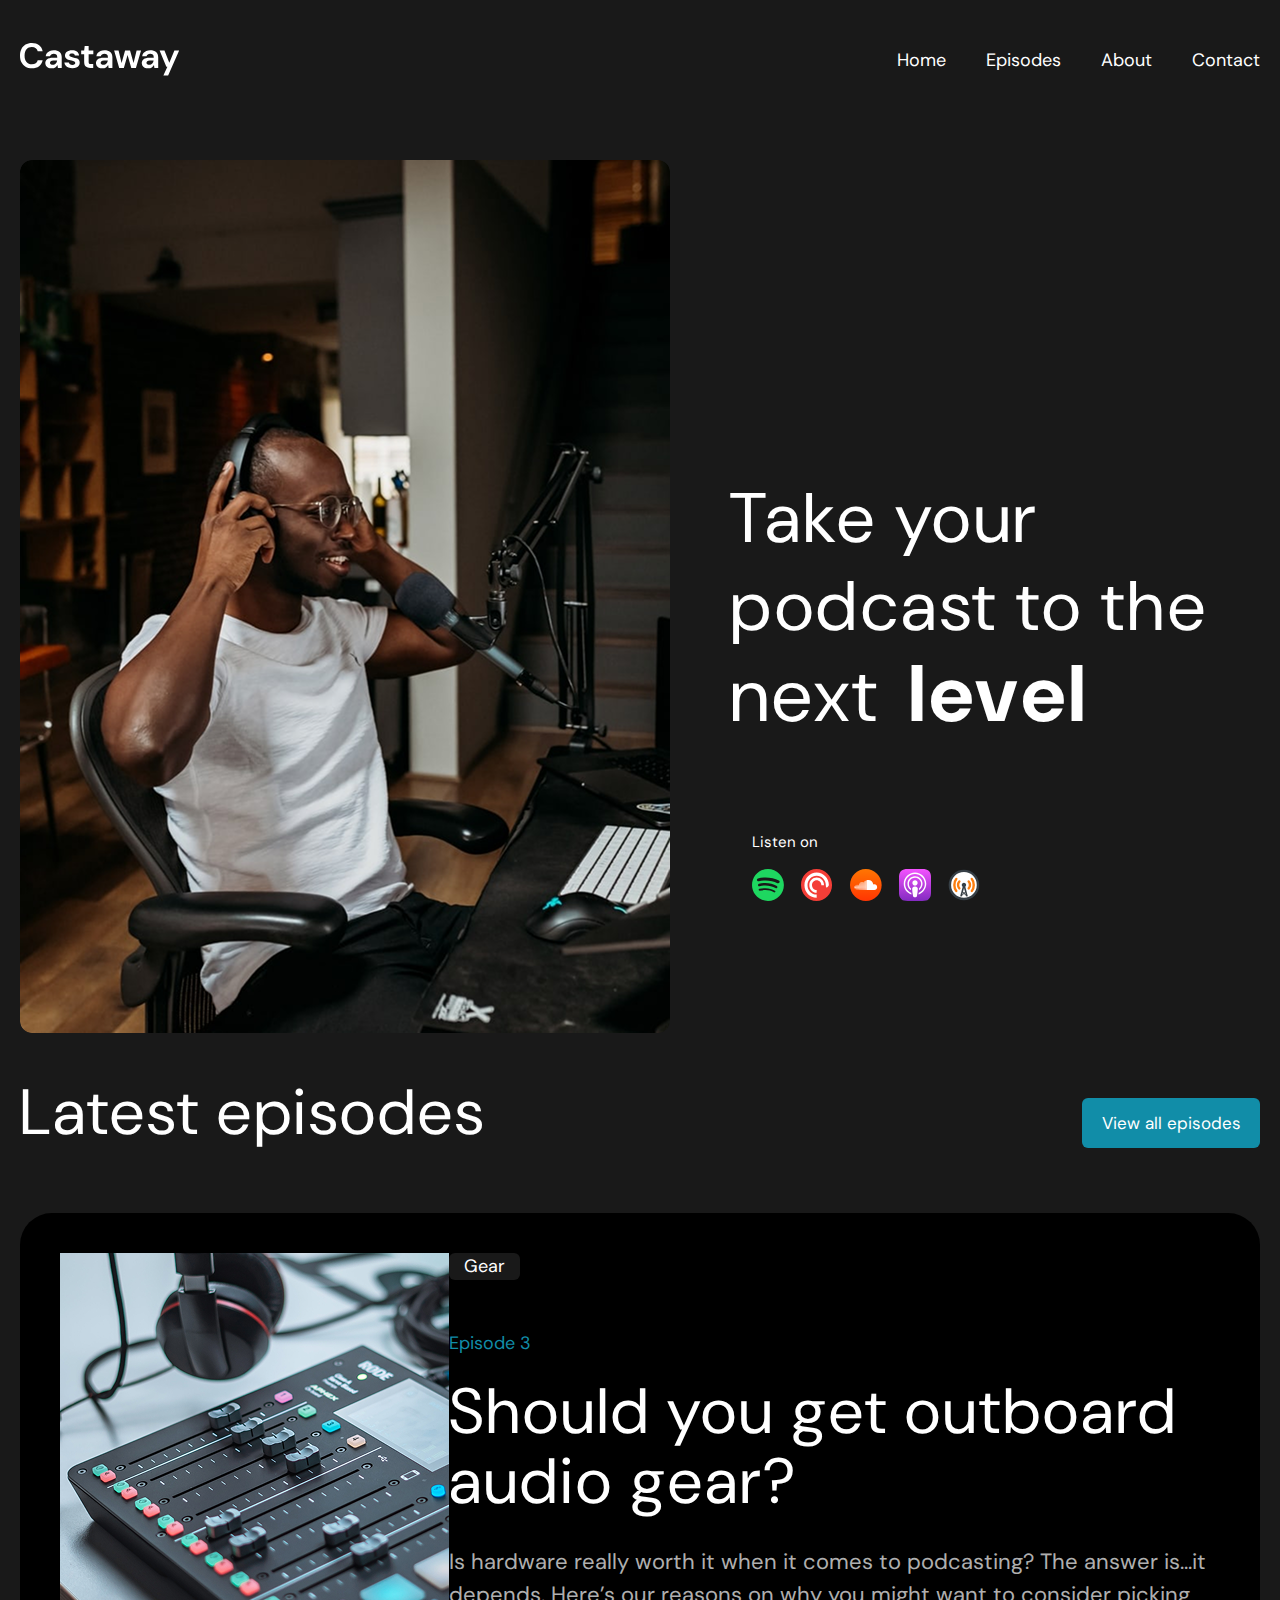
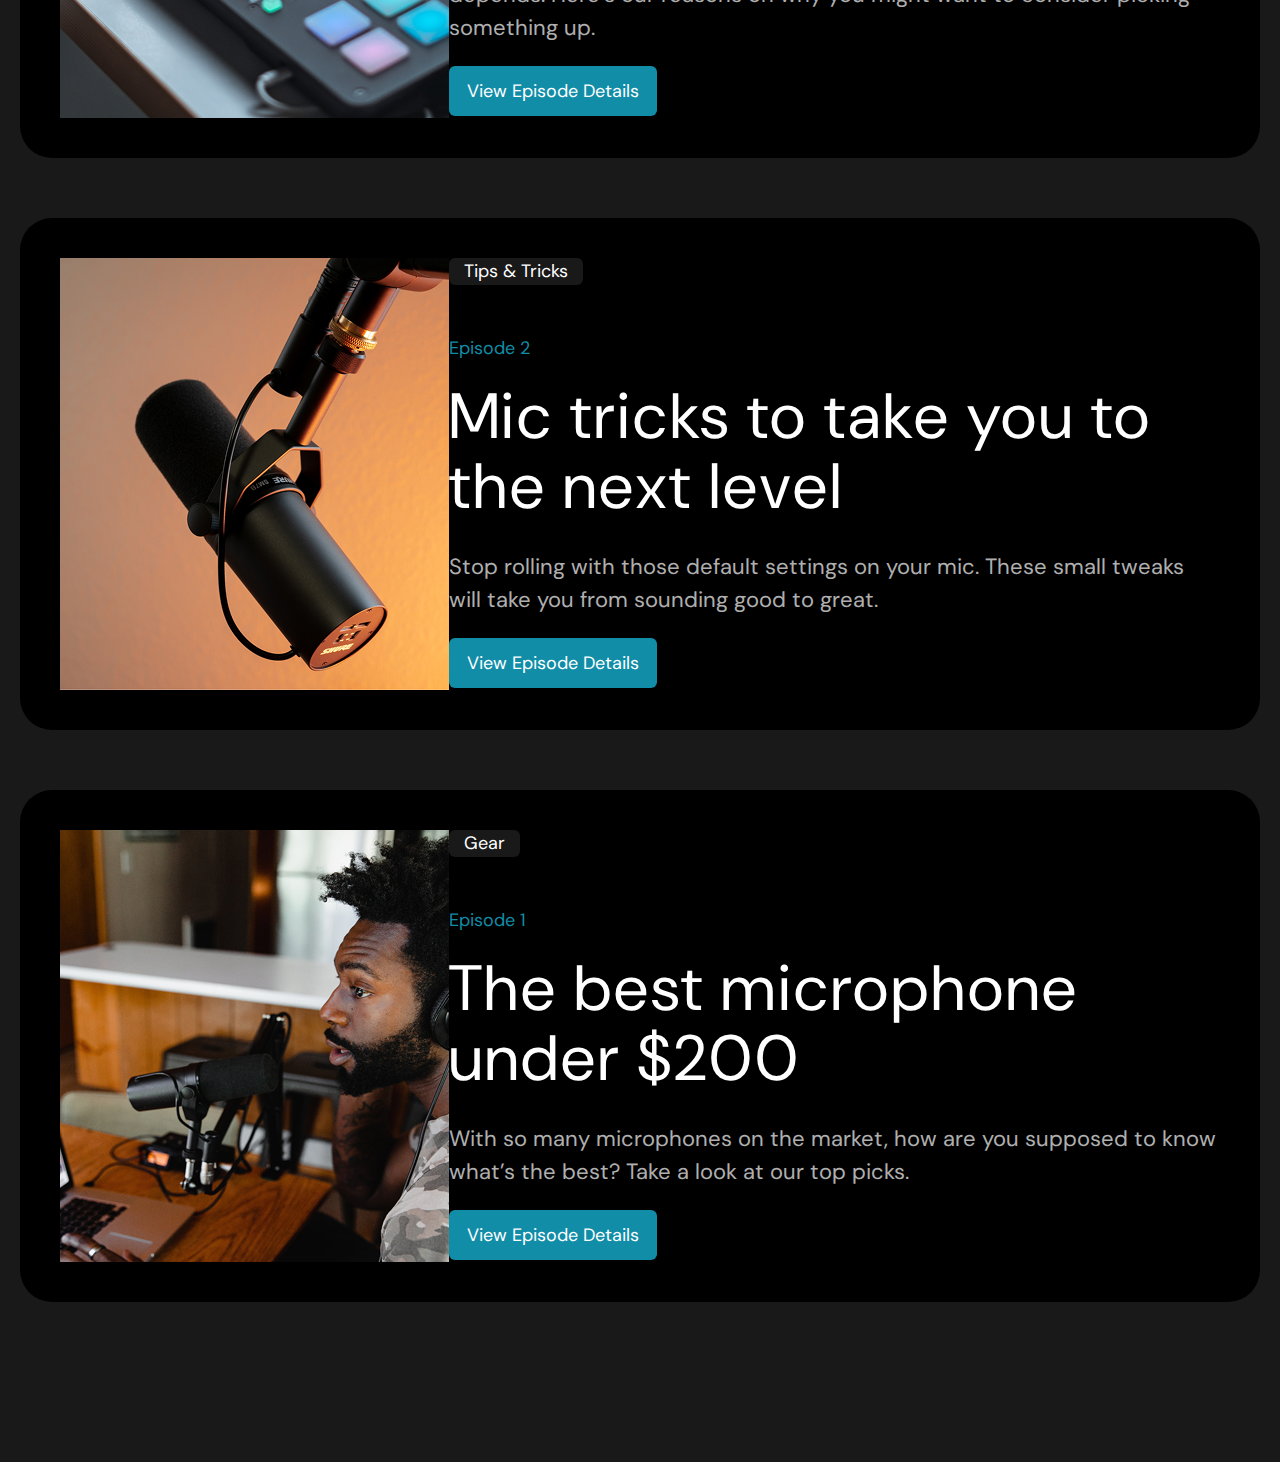
<file: new-projekt/index-new.html>
<!DOCTYPE html>
<html lang="en">

<head>
    <meta charset="UTF-8">
    <meta name="viewport" content="width=device-width, initial-scale=1.0">
    <link rel="preconnect" href="https://fonts.googleapis.com">
    <link rel="preconnect" href="https://fonts.gstatic.com" crossorigin>
    <link href="https://fonts.googleapis.com/css2?family=DM+Sans:wght@400;700&display=swap" rel="stylesheet">

    <link rel="stylesheet" href="./style-new.css">
    <title>Document</title>
</head>

<body>
    <header class="header">

        <div class="container">

            <div class="header-wrapper">

                <a class="logo" href="#">
                    <img src="./assets-new/logo.svg" alt="logo">
                </a>

                <ul class="box-menu">
                    <li>
                        <a href="#">
                            Home
                        </a>
                    </li>
                    <li>
                        <a href="#">
                            Episodes
                        </a>
                    </li>
                    <li>
                        <a href="#">
                            About
                        </a>
                    </li>
                    <li>
                        <a class="contact-nav" href="#">
                            Contact
                        </a>
                    </li>
                </ul>

            </div>

        </div>

    </header>

    <section class="main-section">

        <div class="container">

            <div class="main-section-wrapper">

                <img class="main-img" src="./assets-new/main-img.png" alt="main-img">


                <div class="wrapper-text">

                    <h1>
                        Take your podcast to the
                    </h1>

                    <span class="span-next">next</span>
                    <span class="span-level">level</span>


                    <div class="menu-icon">
                        <span class="text-icon">Listen on</span>
                        <ul>
                            <li>
                                <a>
                                    <img src="./assets-new/action-icons/action-icons_1.svg" alt="action-icons">
                                </a>
                            </li>
                            <li>
                                <a>
                                    <img src="./assets-new/action-icons/action-icons_2.svg" alt="action-icons">
                                </a>
                            </li>
                            <li>
                                <a>
                                    <img src="./assets-new/action-icons/action-icons_3.svg" alt="action-icons">
                                </a>
                            </li>
                            <li>
                                <a>
                                    <img src="./assets-new/action-icons/action-icons_4.svg" alt="action-icons">
                                </a>
                            </li>
                            <li>
                                <a class="icon">
                                    <img src="./assets-new/action-icons/action-icons_5.svg" alt="action-icons">
                                </a>
                            </li>
                        </ul>
                    </div>
                </div>

            </div>

        </div>

    </section>

    <section class="section-card">

        <div class="container">

            <header>
                <div class="header-card-wrapper">
                    <h2>
                        Latest episodes
                    </h2>

                    <button>
                        View all episodes
                    </button>
                </div>
            </header>

            <article class="card">

                <div class="card-item">

                    <img src="./assets-new/card/audio-gear.png" alt="audio-gear">

                    <div class="card-text">
                        <span class="label">Gear</span>
                        <span class="episode">Episode 3</span>
                        <h3>Should you get outboard audio gear?</h3>
                        <p>Is hardware really worth it when it comes to podcasting? The answer is...it depends. Here’s
                            our reasons on why you might want to consider picking something up.</p>
                        <button>View Episode Details</button>

                    </div>
                </div>

                <div class="card-item">

                    <img src="./assets-new/card/Mic.png" alt="Mic">

                    <div class="card-text">
                        <span class="label">Tips & Tricks</span>
                        <span class="episode">Episode 2</span>
                        <h3>Mic tricks to take you to the next level</h3>
                        <p>Stop rolling with those default settings on your mic. These small tweaks will take you from
                            sounding good to great.</p>
                        <button>View Episode Details</button>
                    </div>
                </div>

                <div class="card-item">

                    <img src="./assets-new/card/microphone.png" alt="microphone">

                    <div class="card-text">
                        <span class="label">Gear</span>
                        <span class="episode">Episode 1</span>
                        <h3>The best microphone under $200</h3>
                        <p>With so many microphones on the market, how are you supposed to know what’s the best? Take a
                            look at our top picks.</p>
                        <button>View Episode Details</button>
                    </div>
                </div>

            </article>


        </div>
    </section>

</body>

</html>
</file>
<file: 1-hw-with-auto-test-html-css-main/style.css>
* {
    margin: 0;
    padding: 0;
    box-sizing: border-box;
}

.container {
    /* outline: 1px solid red; */
    /* чтобы контейнер был виден, в конце можно будет удалить это св-во */
    margin: 0 auto;
    width: 100%;
    height: 100%;
    /* 📍 Максимальная ширина для контейнера */
    max-width: 1140px;
}




body {
    font-family: "Inter", sans-serif;
    color: #303030;
}

header {
    background-color: #2965F1;
    padding: 23px 0;
}

header span {
    font-weight: 700;
    font-size: 20px;
    color: #fff;
}

.main-section {
    background-color: #fafaff;
    padding: 60px 0;
    min-height: 100vh;
    /* 📍 Свойства flexbox для размещения container-a вертикально по центру */
    height: 1024px;
    display: flex;
    flex-direction: column;
    justify-content: center;
    align-items: center;
}




.main-section .wrapper {
    /* 📍 Свойствa flexbox для размещения блока с текстом и изображения в ряд, и центрирования их по вертикали */
    height: 100%;
    display: flex;
    flex-direction: row;
    align-items: center;
}

.text-wrapper {
    /* 📍 Cвойство для ограничения ширины блока с текстом в первой секции */
    max-width: 425px;
}

.main-title {
    font-weight: 700;
    font-size: 48px;
    margin-bottom: 20px;
}

.main-text {
    font-weight: 400;
    font-size: 18px;
}

.main-image {
    max-width: 715px;
}

.about-section {
    background-color: #fff;
    padding: 100px 0;
}

.about-section .wrapper {
    /* 📍 Свойствa flexbox для отступов между элементами select, .info-wrapper и .skills-wrapper  */
    display: flex;
    flex-direction: column;
    gap: 60px;
}



select {
    border: 1px solid rgba(48, 48, 48, 0.3);
    border-radius: 5px;
    width: 150px;
    padding: 8px 12px;
    font-weight: 400;
    font-size: 16px;
    appearance: none;
    background-image: url("./assets/ep_arrow-down.svg");
    background-repeat: no-repeat;
    background-position: right 12px top 50%;
    margin-bottom: 60px;
}

select:hover,
.text-field:hover {
    /* 📍 Стили для выпадающего списка и текстового поля при наведении курсора */
    border-color: rgb(41, 101, 241);
}


.info-wrapper {
    /* 📍 Свойство flexbox для расположения 2-х списков в ряд */
    display: flex;
    flex-direction: row;
}

.section-title {
    font-weight: 700;
    font-size: 24px;
    margin-bottom: 25px;
}

.frameworks,
.books {
    min-width: 50%;
}

.frameworks-list,
.books-list {
    /* 📍 Свойства flexbox для отступов между элементами в списках */
    display: flex;
    flex-direction: column;
    gap: 16px;
}

.frameworks-list {
    font-weight: 400;
    font-size: 16px;
    list-style-image: url(./assets/Vector.svg);
    padding-left: 20px;
}

.skills-block {
    /* 📍 Свойства flexbox для расположения формы над элементами с классом .label */
    display: flex;
    flex-direction: column-reverse;
}

.skills {
    /* 📍 Свойства flexbox для расположения элементов с классом .label */
    min-width: 570px;
    display: flex;
    flex-direction: column;
    gap: 20px;
    /* order: 1; */
}

.books-list {
    font-weight: 400;
    font-size: 16px;
    padding-left: 20px;
    min-width: 570px;
}

.skills-wrapper {
    max-width: 475px;
}

.label {
    font-weight: 400;
    font-size: 16px;
    display: flex;
    column-gap: 8px;
}


form {
    background-color: rgba(255, 255, 255, 0);
    margin-bottom: 40px;
    display: flex;
    gap: 10px;
}

.text-field {
    border: 1px solid rgba(48, 48, 48, 0.3);
    border-radius: 5px;
    max-width: 330px;
    width: 100%;
    height: 36px;
    background-color: rgba(255, 255, 255, 0);
    padding: 8px 12px;
    font-weight: 400;
    font-size: 16px;
}

.btn {
    border: none;
    border-radius: 5px;
    width: 125px;
    height: 36px;
    background-color: #2965f1;
    font-weight: 700;
    font-size: 14px;
    color: #fff;
}

.btn:hover {
    /* 📍 Стили для кнопки при наведении курсора */
    background: rgba(41, 101, 241, 0.9);
    cursor: pointer;
}

.line {
    margin: 60px 0;
}

table {
    border: 1px solid #95a1bb;
    border-collapse: collapse;
    font-weight: 400;
    font-size: 14px;
    margin: 0 auto;
}

th,
td {
    padding: 12px 15px;
}

footer {
    background-color: rgba(163, 167, 255, 0.3);
    padding: 26px 0;
    /* 📍 Свойство для расположения ссылки горизонтально по центру */
    text-align: center;
}

.footer-link {
    font-weight: 400;
    font-size: 14px;
    color: #2965f1;
    text-decoration: none;
}

.footer-link:hover {
    /* 📍 Стили для ссылки при наведении курсора */
    text-decoration: underline;
}
</file>
<file: JS-Lesson/style.css>
* {
    margin: 0;
    padding: 0;
    box-sizing: border-box;
}

.container {
    width: 100%;
    height: 100vh;
    background-image: url(./assets/Background.png);
    background-size: cover;
    background-repeat: no-repeat;
}

.navbar {
    display: flex;
    align-items: center;
    justify-content: space-between;
    padding-left: 8%;
    padding-right: 8%;
    padding-top: 2%;
}

.logo {
    width: 70px;
    cursor: pointer;
}

.navbar ul li {
    list-style: none;
    display: inline-block;
}

.navbar ul li a {
    text-decoration: none;
    color: #fff;
    padding: 20px;
    font-size: 18px;
}

.navbar ul li a:hover {
    filter: drop-shadow(0 0 20px #0ff) drop-shadow(0 0 30px #0ff);
}

h1 {
    color: #333;
    font-size: 100px;
    position: absolute;
    top: 35%;
    left: 50%;
    transform: translate(-50%, -50%);
}

h1::before {
    content: attr(content);
    position: absolute;
    width: 120px;
    overflow: hidden;
    white-space: nowrap;
    border-right: 3px solid #fff;
    color: #fff;
    animation: move 7s linear infinite;
    filter: drop-shadow(0 0 20px #0ff) drop-shadow(0 0 30px #0ff);
}

@keyframes move {
    0% {
        width: 0;
    }

    100% {
        width: 100%;
    }
}

.btn {
    position: absolute;
    top: 55%;
    left: 50%;
    transform: translate(-50%, -50%);
    outline: none;
    padding: 10px 20px;
    border: 3px solid #0ff;
    border-radius: 10px;
    background: transparent;
    color: #fff;
    font-size: 17px;
    cursor: pointer;
}

.btn:hover {
    filter: drop-shadow(0 0 20px #0ff);
}
</file>
<file: html-css_Lessons/style1.css>
* {
    padding: 0px;
    margin: 0px;
    box-sizing: border-box;
}


html,
body {
    font-family: 'Rubik', sans-serif;
}

a {
    text-decoration: none;
}

ul {
    list-style: none;
}

button {
    border: none;
    background-color: transparent;
}

.header {
    background-color: #0a61f7;
    padding: 14px 0;
    display: flex;
    height: 76px;
    width: 1400px;
}

.Logo {
    margin-left: 130px;
}

.menu {
    display: flex;
    margin-left: 680px;
    width: 251px;
    height: 20px;
    margin-top: 14px;
    margin-bottom: 14px;
    margin-right: 130px;
    gap: 24px;
}

.menu-item {
    font-weight: 500;
    font-size: 12px;
    line-height: 20px;
    letter-spacing: 1.4px;
    text-transform: uppercase;
    color: #fff;
}

.title-main {
    font-weight: 500;
    font-size: 58px;
    line-height: 68px;
    color: #363940;
    margin-bottom: 30px;
}

.text {
    font-weight: 400;
    font-size: 16px;
    line-height: 22px;
    color: #95a1bb;
    margin-bottom: 40px;
}

.button-main {
    width: 152px;
    height: 50px;
    border-radius: 4px;
    background-color: #0a61f7;
    font-weight: 500;
    font-size: 14px;
    line-height: 19.6px;
    letter-spacing: 1.4px;
    text-transform: uppercase;
    color: #fff;
}

.box-main {
    width: 459px;
    height: 300px;
    margin: 252px 0px 248px 130px;
    padding-right: 70px;
}

.img-main {
    border-radius: 10px 10px 0px 0px;
    width: 656px;
    height: 650px;
    margin: 150px 130px 0px 25px;
}

.main {
    width: 1400px;
    height: 800px;
    background: #fff;
    display: flex;
}

.rates-section {
    width: 1400px;
    height: 625px;
    background: #f9fafc;
    padding: 100px 0;
    display: flex;
    flex-direction: column;
    align-items: center;
    text-align: center;
}

.title-rates {
    font-weight: 500;
    font-size: 32px;
    line-height: 43px;
    color: #363940;
    margin-bottom: 20px;
}

.table-rates {
    width: 940px;
    height: 300px;
    border-collapse: collapse;
}

th,
td {
    border: 1px solid #95a1bb;
    width: 240px;
    padding: 15px 0px;
    text-align: center;
}

.table-title {
    font-weight: 500;
    font-size: 18px;
    line-height: 22px;
    color: #363940;
}

.table-subtitle {
    font-weight: 400;
    font-size: 14px;
    line-height: 22px;
    color: #363940;
    text-align: left;
    padding-left: 20px;
}

.table-subtitle.gray {
    color: #95a1bb;
}

.table-link {
    color: #0a61f7;
}


.table-button {
    font-weight: 500;
    font-size: 12px;
    line-height: 19.6px;
    letter-spacing: 1.4px;
    text-transform: uppercase;
    color: #0a61f7;
    border: 1px solid #0a61f7;
    border-radius: 4px;
    width: 140px;
    padding: 8px 0;
}

.table-button.active {
    background: #0a61f7;
    color: #fff;
}

.table-footer td {
    padding: 30px 0;
}

.create-account-section {
    width: 1400px;
    height: 718px;
    padding: 100px 130px;
    display: flex;
}

.create-account-section .title {
    margin-bottom: 50px;
}

.create-account-section .title {
    margin-bottom: 40px;
    max-width: 500px;
}

.box-2 {
    width: 500px;
    height: 370px;
    margin-right: 160px;
}

.title {
    font-weight: 500;
    font-size: 32px;
    line-height: 43px;
    color: #363940;
    margin-bottom: 50px;
}

.list {
    display: flex;
    flex-direction: column;
    gap: 15px;
    font-weight: 400;
    font-size: 16px;
    line-height: 1.375;
    color: #363940;
}


.list li {
    position: relative;
    margin-bottom: 8px;
}

.list li::before {
    font-weight: bold;
    margin-right: 15px;
    content: "\2713";
    top: 4px;
    line-height: 12px;
    font-size: 16px;
    color: #0a61f7;
}

input,
select,
fieldset,
textarea {
    border-radius: 4px;
    border: 1px solid #95A1BB;
    padding: 14px 15px;
}

input,
select,
fieldset,
textarea,
label,
legend {
    color: #95A1BB;
    font-size: 16px;
    font-weight: 400;
    line-height: 22.4px;
}

input,
select,
fieldset,
textarea,
label,
legend input::placeholder,
select::placeholder,
textarea::placeholder {
    color: #95A1BB;
    font-size: 16px;
    font-weight: 400;
    line-height: 22.4px;
    font-family: inherit;
}

input[type="text"] {
    width: 100%;
}

input[type="email"],
input[type="password"] input[type="date"],
select {
    width: 230px;
    height: 50px;
}

fieldset {
    width: 100%;
    padding: 30px 15px;
}

textarea {
    width: 100%;
    min-height: 80px;
    resize: none;
}

form .button {
    width: 100%;
    background: #0a61f7;
    color: #fff;
    font-weight: 500;
    font-size: 14px;
    line-height: 1.4;
    letter-spacing: 0.1em;
    text-transform: uppercase;
    text-align: center;
}

form {
    width: 480px;
    height: 518px;
    display: flex;
    flex-direction: column;
    gap: 20px;
}

select {
    background: url(./assets/images_Homework/Arrow-down.svg) no-repeat right 15px top 50%;
    appearance: none;
}

input[type="date"]::-webkit-calendar-picker-indicator {
    background: url(./assets/images_Homework/Calendar.svg) no-repeat;
}


.footer {
    width: 1400px;
    height: 62px;
    background: #0a61f7;
    padding: 20px 545px;
}

small {
    font-weight: 400;
    font-size: 14px;
    line-height: 22px;
    color: #fff;
}

.em-password {
    display: flex;
    flex-direction: row;
    gap: 20px;
}

.date-select {
    display: flex;
    flex-direction: row;
    gap: 20px;
}

.inp-date {
    width: 230px;
    height: 50px;
}
</file>
<file: html-css_Practice/style6.css>
body {
    height: 100vh;
    display: flex;
    justify-content: center;
    align-items: center;
}



.box {
    height: 300px;
    width: 300px;
    background-color: rgb(73, 82, 82);
    border-radius: 50%;
    margin-right: 20px;
}




.box1 {
    height: 300px;
    width: 300px;
    background-color: #d4a35a;

    border-top: 10px solid green;
    border-right: 5px dashed rgb(71, 71, 134);
    border-bottom: 10px dotted rgb(177, 57, 147);
    border-left: 15px solid green;
}
</file>
<file: html-css_Practice/style3.css>
body {
    height: 100vh;
    display: flex;
    justify-content: center;
    align-items: center;
    background-color: rgb(227, 242, 242);
}

#myText {
    color: white;
}

p#myText {
    color: rgb(7, 12, 172);
}

p {
    padding: 20px;
    color: black !important;
}

.text {
    font-family: Arial, Helvetica, sans-serif;
    font-size: 2rem;
}

.borbered {
    border: 5px solid #3f51b5;
}
</file>
<file: html-css_Practice/style4.css>
@font-face {
    font-family: Muli;
    src: local('Muli'),
        url(./assets/fonts/Muli-Black.eot?) format("eot"),
        url(./assets/fonts/Muli-Black.woff2?) format("woff2"),
        url(./assets/fonts/Muli-Black.ttf) format("truetype");
    font-weight: black;
    font-style: normal;
    font-display: swap;
}

@font-face {
    font-family: Muli;
    src: url(./assets/fonts/Muli-BoldItalic.eot?) format("eot"),
        url(./assets/fonts/Muli-BoldItalic.woff2?) format("woff2"),
        url(./assets/fonts/muli-bold-italic.ttf) format("truetype");
    font-weight: bold;
    font-style: italic;
    font-display: swap;
}

@font-face {
    font-family: Muli;
    src: url(./assets/fonts/Muli-Italic.eot?) format("eot"),
        url(./assets/fonts/Muli-Italic.woff2?) format("woff2"),
        url(./assets/fonts/muli-italic.ttf) format("truetype");
    font-weight: normal;
    font-style: italic;
    font-display: swap;
}



p {
    font-family: Muli, sans-serif;
    font-weight: normal;
    font-style: italic;
}
</file>
<file: html-css_Practice/style1.css>
* {
    box-sizing: border-box;
    margin-bottom: 5px;
}

body {
    height: 100vh;
    display: flex;
    justify-content: center;
    align-items: center;
}

div[contenteditable] {
    width: 350px;
    height: 100px;
    border: 1px solid red;
    overflow-y: auto;
}
</file>
<file: html-css_Practice/style2.css>
* {
    box-sizing: border-box;
}


body {
    height: 100vh;
    font-family: Arial, Helvetica, sans-serif;
    font-size: 2rem;
    font-weight: 800;
    display: flex;
    justify-content: center;
    align-items: center;
}

ul {
    list-style-type: disc;
    list-style-image: linear-gradient(130deg, red,blue);
    list-style-position: inside;
    width: 400px;
}

/* ol li::marker {
    color: brown;
    content: counter(example);
} */

ol{
    counter-reset: example 0;
    display: flex;
    gap: 20px;
    list-style: none;
}

li {
    counter-increment: example 2;
    width: 350px;
    background-color: rgb(30, 117, 117);
    color: aliceblue;
    padding: 20px;
    position: relative;
}

li::after {
    content: counter(example);
    color:rgba(255, 255, 255, 0.39);
    font-size: 6rem;
    position: absolute;
    right: 10px;
    top: -20px;
}

p {
    font-size: 16px;
}
</file>
<file: html-css_Practice/style5.css>
body {
    height: 100vh;
    display: flex;
    align-items: center;
    background-color: lightgray;
}

.box {
    width: 450px;
    border: 5px solid white;
    background-color: #ffeb3b;
}


p {
    color: rgb(219, 24, 24);
    text-align: left;
    text-transform: none;
    /* text-indent: 2em; */
    line-height: 1.2;
    word-spacing: normal;
    letter-spacing: normal;
    /* word-break: break-all; */
    hyphens: manual;
}

a {
    text-decoration: none;
}
</file>
<file: new-projekt/style-new.css>
* {
    padding: 0px;
    margin: 0px;
    box-sizing: border-box;
}

body,
h1,
h2,
h3,
button {
    background-color: #191919;
    color: #fff;
    font-family: 'DM Sans', sans-serif;
    font-weight: 400;
}

.container {
    /* border: solid 1px red; */
    max-width: 1340px;
    padding: 0 20px;
    margin: 0 auto;
    width: 100%;
}


.box-menu {
    display: flex;
    gap: 40px;
}


.header-wrapper {
    display: flex;
    justify-content: space-between;
    align-items: center;
    min-height: 120px;
}

.logo {
    display: flex;
    align-items: center;
}


.header-wrapper a {
    font-size: 18px;
    line-height: 27px;
    color: #fff;
    text-decoration: none;
    border-bottom: 1px solid transparent;
    transition: border-color 0.2s;
}

.box-menu a:hover {
    border-color: #fff;
}


ul {
    list-style: none;
    margin: 0;
    padding: 0;
}

.main-section-wrapper {
    width: 100%;
    height: 100%;
    display: flex;
    gap: 60px;
    padding: 40px 0;
}

.main-img {
    border-radius: 12px;
    max-width: 650px;
    max-height: 873px;
}

.wrapper-text {
    padding: 315px 0 130px;
}

.wrapper-text h1 {
    max-width: 535px;
    max-height: 175px;
    font-size: 70px;
    line-height: 88px;
    letter-spacing: 3.5px;
}

.span-next {
    font-size: 75px;
    line-height: 88px;
    letter-spacing: 3px;
}

.span-level {
    font-weight: 700;
    font-size: 80px;
    line-height: 88px;
    letter-spacing: 3.2px;
    margin-left: 25px;
}

.menu-icon {
    max-width: 290px;
    max-height: 72px;
    display: flex;
    flex-direction: column;
    gap: 15px;
    padding-left: 22px;
    margin-top: 90px;
}

.menu-icon li {
    cursor: pointer;
    transition: transform 0.25s ease, box-shadow 0.25s ease;
}

.menu-icon li:hover {
    transform: translateY(-4px);
}

.menu-icon ul {
    display: flex;
    gap: 17px;
    max-width: 245px;
}

.text-icon {
    font-size: 15px;
    line-height: 24px;
}

.header-card-wrapper {
    min-height: 100px;
    display: flex;
    justify-content: space-between;
    align-items: center;
    margin-bottom: 40px;
}


.header-card-wrapper h2 {
    font-size: 64px;
    line-height: 79px;
    letter-spacing: 3px;
    margin-bottom: auto;
}

.header-card-wrapper button {
    border-radius: 6px;
    border: none;
    width: 178px;
    height: 50px;
    background-color: #118da8;
    font-size: 17px;
    line-height: 27px;
    cursor: pointer;
    transition: transform 0.08s ease, box-shadow 0.08s ease;
}

.card {
    display: flex;
    flex-direction: column;
    gap: 60px;
    padding-bottom: 160px;
}

.card-item {
    border-radius: 32px;
    background-color: #000;
    display: flex;
    justify-content: space-between;
    padding: 40px;
}

.card span {
    font-size: 18px;
    line-height: 27px;
}

.card-text {
    max-width: 780px;
    display: flex;
    flex-direction: column;
}

.label {
    border-radius: 6px;
    background-color: #191919;
    padding: 0 15px;
    align-self: start;
}

.episode {
    color: #118da8;
    margin-top: 50px;
    margin-bottom: 20px;
    align-self: start;
}


.card h3 {
    font-size: 64px;
    line-height: 70px;
    letter-spacing: 3px;
    background-color: #000;
    margin-bottom: 28px;
}

.card p {
    font-size: 22px;
    line-height: 33px;
    color: rgba(255, 255, 255, 0.7);
}

.card button {
    font-size: 18px;
    line-height: 27px;
    background-color: #118da8;
    border-radius: 6px;
    border: none;
    width: 208px;
    height: 50px;
    margin-top: 22px;
    cursor: pointer;
    transition: transform 0.08s ease, box-shadow 0.08s ease;
}

button:active {
    transform: translateY(-2px);
}
</file>
